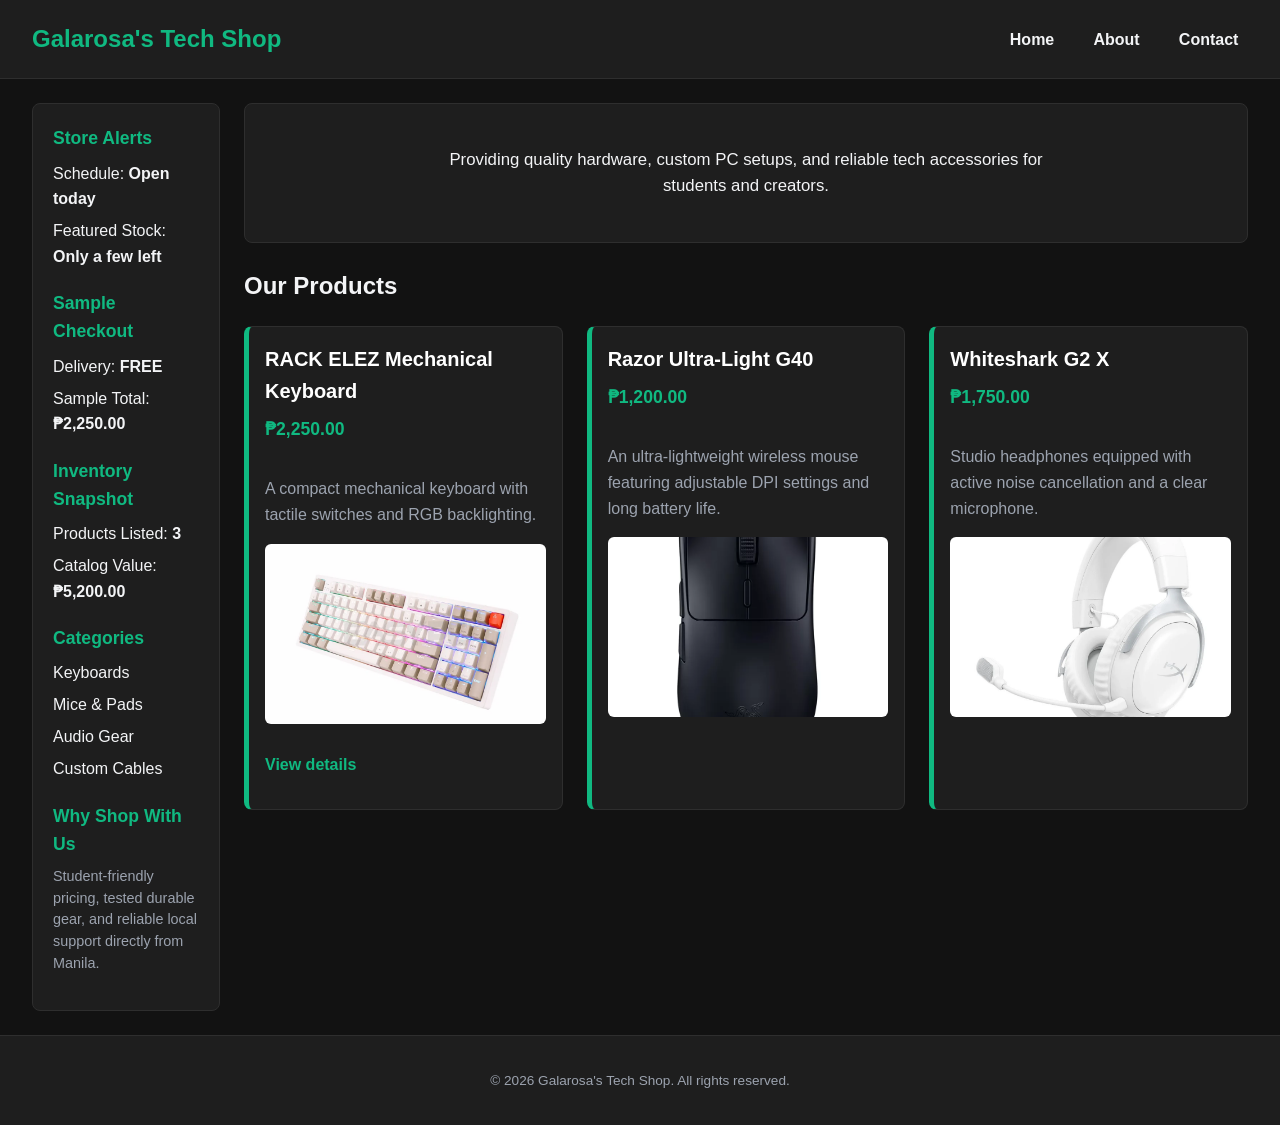
<file: index.html>
<!DOCTYPE html>
<html lang="en">
<head>
  <meta charset="UTF-8">
  <meta name="viewport" content="width=device-width, initial-scale=1.0">
  <title>Home - Galarosa's Tech Shop</title>
  <link rel="stylesheet" href="style.css">
</head>
<body>

  <div class="page">
    <header class="site-header">
      <h1 id="shop-title">Galarosa's Tech Shop</h1>
      <nav>
        <ul>
          <li><a href="index.html">Home</a></li>
          <li><a href="about.html">About</a></li>
          <li><a href="contact.html">Contact</a></li>
        </ul>
      </nav>
    </header>

    <aside class="sidebar">
      <h2>Store Alerts</h2>
      <ul>
        <li>Schedule: <strong id="store-status">Checking...</strong></li>
        <li>Featured Stock: <strong id="stock-status">Checking...</strong></li>
      </ul>

      <h2>Sample Checkout</h2>
      <ul>
        <li>Delivery: <strong id="delivery-fee">₱0.00</strong></li>
        <li>Sample Total: <strong id="final-order-total">₱0.00</strong></li>
      </ul>

      <h2>Inventory Snapshot</h2>
      <ul>
        <li>Products Listed: <strong id="product-count">0</strong></li>
        <li>Catalog Value: <strong id="catalog-total">₱0.00</strong></li>
      </ul>

      <h2>Categories</h2>
      <ul>
        <li><a href="index.html">Keyboards</a></li>
        <li><a href="index.html">Mice &amp; Pads</a></li>
        <li><a href="index.html">Audio Gear</a></li>
        <li><a href="index.html">Custom Cables</a></li>
      </ul>

      <h2>Why Shop With Us</h2>
      <p>Student-friendly pricing, tested durable gear, and reliable local support directly from Manila.</p>
    </aside>

    <main>
      <section class="hero-banner">
        <p>Providing quality hardware, custom PC setups, and reliable tech accessories for students and creators.</p>
      </section>

      <section>
        <h2>Our Products</h2>

        <div class="product-grid">
          <article class="product-card">
            <h3 class="product-title">RACK ELEZ Mechanical Keyboard</h3>
            <p class="price">₱2,250.00</p>
            <p>A compact mechanical keyboard with tactile switches and RGB backlighting.</p>
            <img src="images/keyboard1.jpg" alt="Custom mechanical keyboard with RGB lighting">
            <p><a href="products/mechanical-keyboard.html">View details</a></p> 
          </article>

          <article class="product-card">
            <h3 class="product-title">Razor Ultra-Light G40</h3>
            <p class="price">₱1,200.00</p>
            <p>An ultra-lightweight wireless mouse featuring adjustable DPI settings and long battery life.</p>
            <img src="images/mouse1.jpg" alt="Black ergonomic wireless gaming mouse">
          </article>

          <article class="product-card">
            <h3 class="product-title">Whiteshark G2 X</h3>
            <p class="price">₱1,750.00</p>
            <p>Studio headphones equipped with active noise cancellation and a clear microphone.</p>
            <img src="images/headset1.jpg" alt="White noise-cancelling headset">
          </article>
        </div>
      </section>
    </main>

    <footer>
      <p id="copyright-notice">&copy; Galarosa's Tech Shop. All rights reserved.</p>
    </footer>
  </div>

  <script src="script.js"></script>
</body>
</html>
</file>
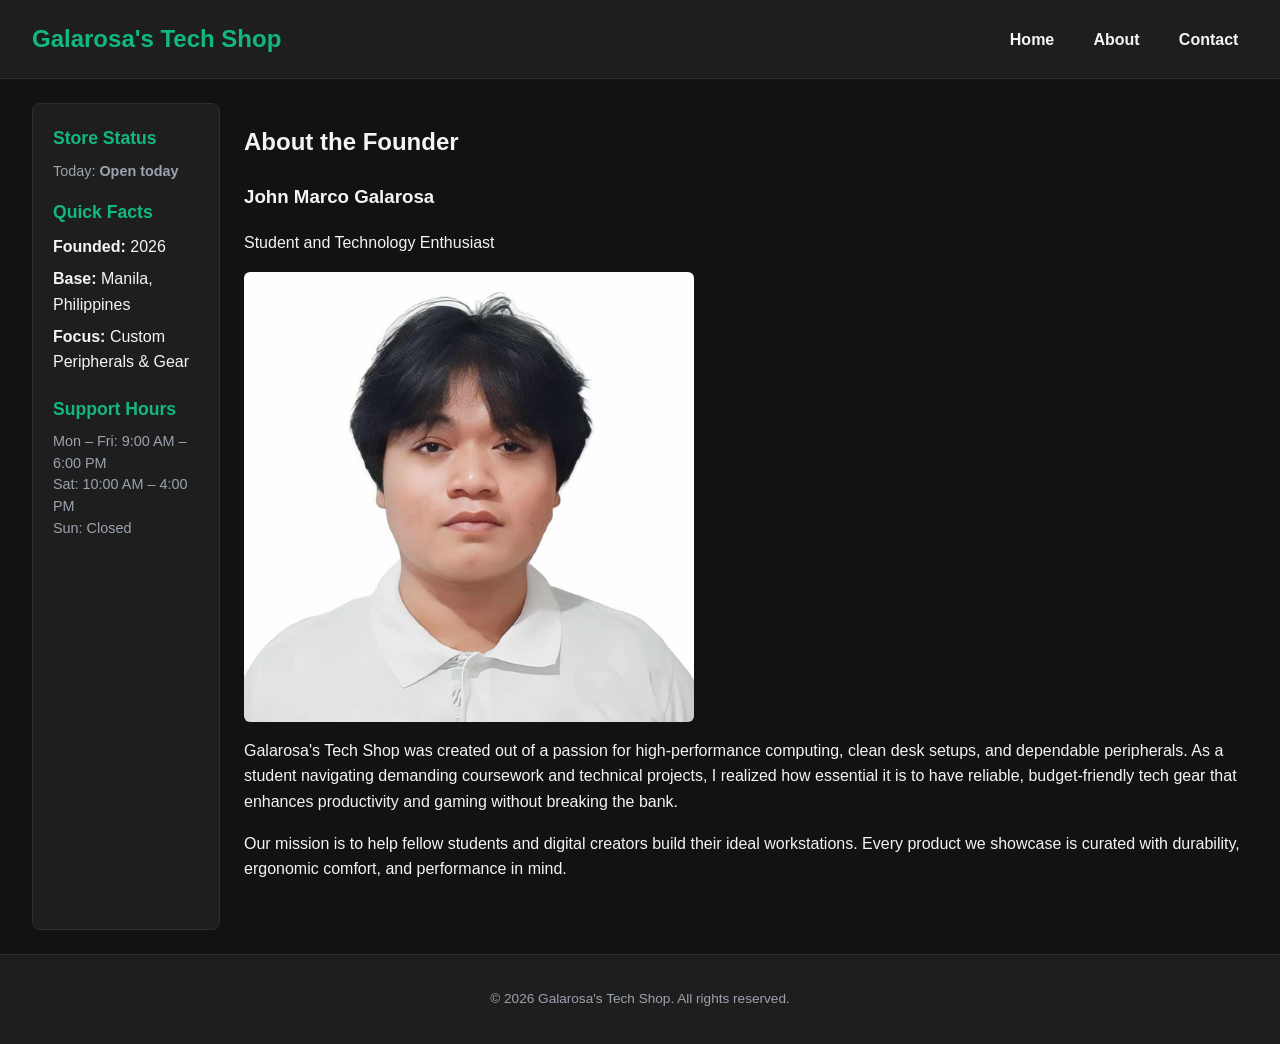
<file: about.html>
<!DOCTYPE html>
<html lang="en">
<head>
  <meta charset="UTF-8">
  <meta name="viewport" content="width=device-width, initial-scale=1.0">
  <title>About - Galarosa's Tech Shop</title>
  <link rel="stylesheet" href="style.css">
</head>
<body>

  <div class="page">
    <header class="site-header">
      <h1 id="shop-title">Galarosa's Tech Shop</h1>
      <nav>
        <ul>
          <li><a href="index.html">Home</a></li>
          <li><a href="about.html">About</a></li>
          <li><a href="contact.html">Contact</a></li>
        </ul>
      </nav>
    </header>

    <aside class="sidebar">
      <h2>Store Status</h2>
      <p>Today: <strong id="store-status">Checking...</strong></p>

      <h2>Quick Facts</h2>
      <ul>
        <li><strong>Founded:</strong> 2026</li>
        <li><strong>Base:</strong> Manila, Philippines</li>
        <li><strong>Focus:</strong> Custom Peripherals &amp; Gear</li>
      </ul>

      <h2>Support Hours</h2>
      <p>Mon – Fri: 9:00 AM – 6:00 PM<br>Sat: 10:00 AM – 4:00 PM<br>Sun: Closed</p>
    </aside>

    <main>
      <section>
        <h2>About the Founder</h2>
        <h3>John Marco Galarosa</h3>
        <p>Student and Technology Enthusiast</p>
        <img src="images/john-marco-galarosa.jpg" alt="Photo of John Marco Galarosa" width="450">
        
        <p>Galarosa's Tech Shop was created out of a passion for high-performance computing, clean desk setups, and dependable peripherals. As a student navigating demanding coursework and technical projects, I realized how essential it is to have reliable, budget-friendly tech gear that enhances productivity and gaming without breaking the bank.</p>
        
        <p>Our mission is to help fellow students and digital creators build their ideal workstations. Every product we showcase is curated with durability, ergonomic comfort, and performance in mind.</p>
      </section>
    </main>

    <footer>
      <p id="copyright-notice">&copy; Galarosa's Tech Shop. All rights reserved.</p>
    </footer>
  </div>

  <script src="script.js"></script>
</body>
</html>
</file>
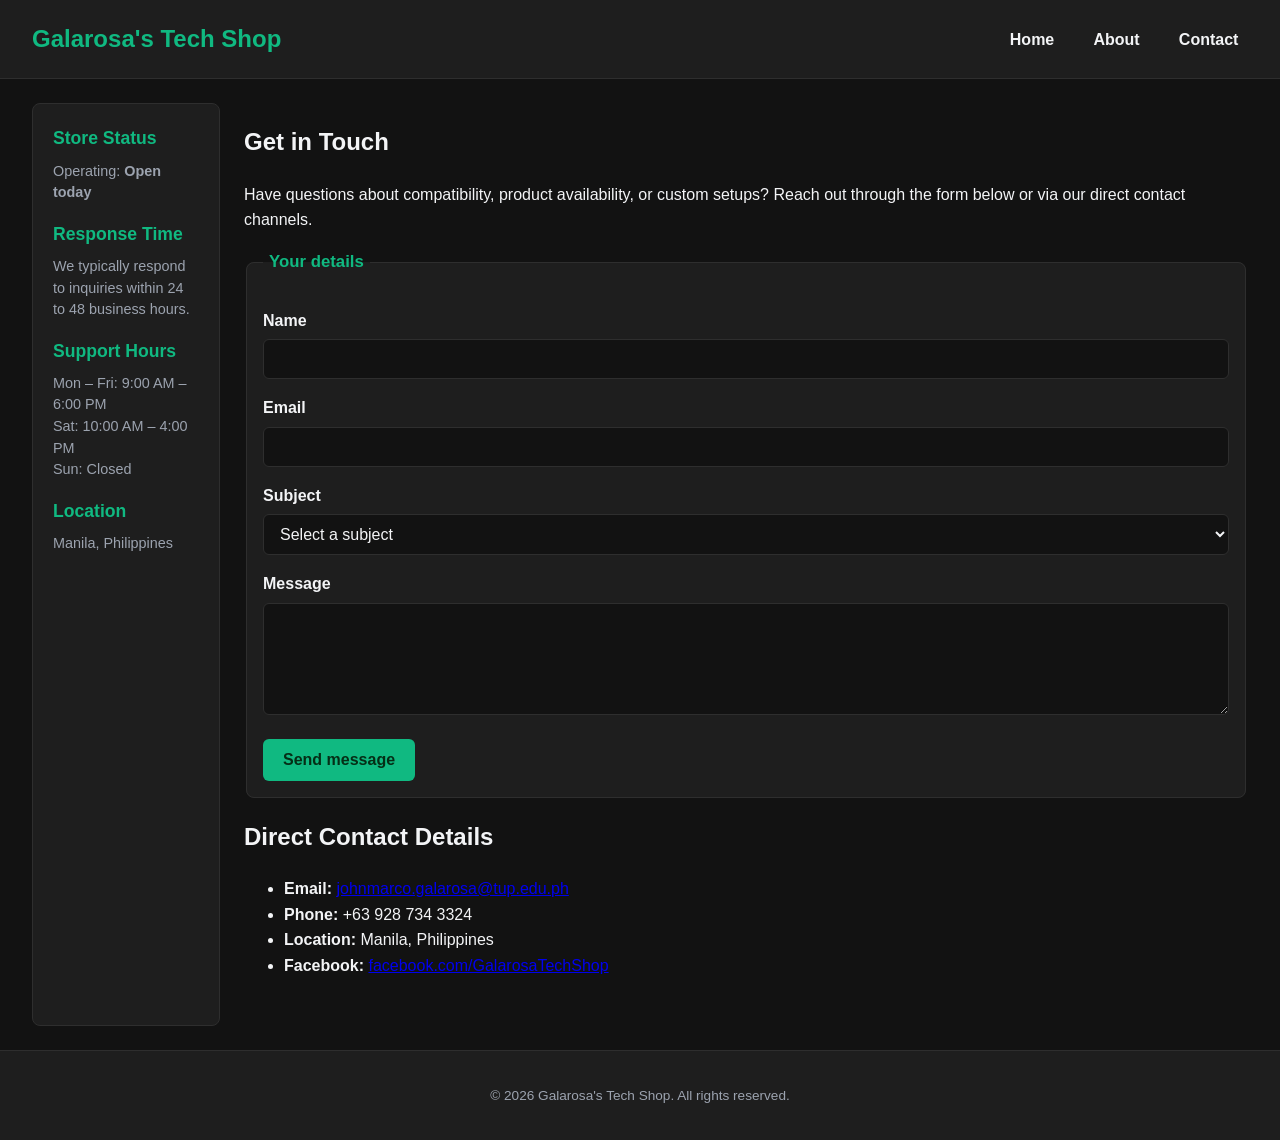
<file: contact.html>
<!DOCTYPE html>
<html lang="en">
<head>
  <meta charset="UTF-8">
  <meta name="viewport" content="width=device-width, initial-scale=1.0">
  <title>Contact - Galarosa's Tech Shop</title>
  <link rel="stylesheet" href="style.css">
</head>
<body>

  <div class="page">
    <header class="site-header"> 
      <h1 id="shop-title">Galarosa's Tech Shop</h1>
      <nav>
        <ul>
          <li><a href="index.html">Home</a></li>
          <li><a href="about.html">About</a></li>
          <li><a href="contact.html">Contact</a></li>
        </ul>
      </nav>
    </header>

    <aside class="sidebar">
      <h2>Store Status</h2>
      <p>Operating: <strong id="store-status">Checking...</strong></p>

      <h2>Response Time</h2>
      <p>We typically respond to inquiries within 24 to 48 business hours.</p>

      <h2>Support Hours</h2>
      <p>Mon – Fri: 9:00 AM – 6:00 PM<br>Sat: 10:00 AM – 4:00 PM<br>Sun: Closed</p>

      <h2>Location</h2>
      <p>Manila, Philippines</p>
    </aside>

    <main>
      <section>
        <h2>Get in Touch</h2>
        <p>Have questions about compatibility, product availability, or custom setups? Reach out through the form below or via our direct contact channels.</p>

        <form action="#" method="post">
          <fieldset>
            <legend>Your details</legend>

            <p>
              <label for="name">Name</label><br>
              <input type="text" id="name" name="name" required>
            </p>

            <p>
              <label for="email">Email</label><br>
              <input type="email" id="email" name="email" required>
            </p>

            <p>
              <label for="subject">Subject</label><br>
              <select id="subject" name="subject" required>
                <option value="" disabled selected>Select a subject</option>
                <option value="product-inquiry">Product Question</option>
                <option value="order-status">Order Status</option>
                <option value="custom-build">Custom Setup Inquiry</option>
                <option value="other">Something Else</option>
              </select>
            </p>

            <p>
              <label for="message">Message</label><br>
              <textarea id="message" name="message" rows="5" cols="40" required></textarea>
            </p>

            <button type="submit">Send message</button>
          </fieldset>
        </form>
      </section>

      <section>
        <h2>Direct Contact Details</h2>
        <ul>
          <li><strong>Email:</strong> <a href="mailto:johnmarco.galarosa@tup.edu.ph">johnmarco.galarosa@tup.edu.ph</a></li>
          <li><strong>Phone:</strong> +63 928 734 3324</li>
          <li><strong>Location:</strong> Manila, Philippines</li>
          <li><strong>Facebook:</strong> <a href="https://www.facebook.com/GalarosaTechShop">facebook.com/GalarosaTechShop</a></li>
        </ul>
      </section>
    </main>

    <footer>
      <p id="copyright-notice">&copy; Galarosa's Tech Shop. All rights reserved.</p>
    </footer>
  </div>

  <script src="script.js"></script>
</body>
</html>
</file>
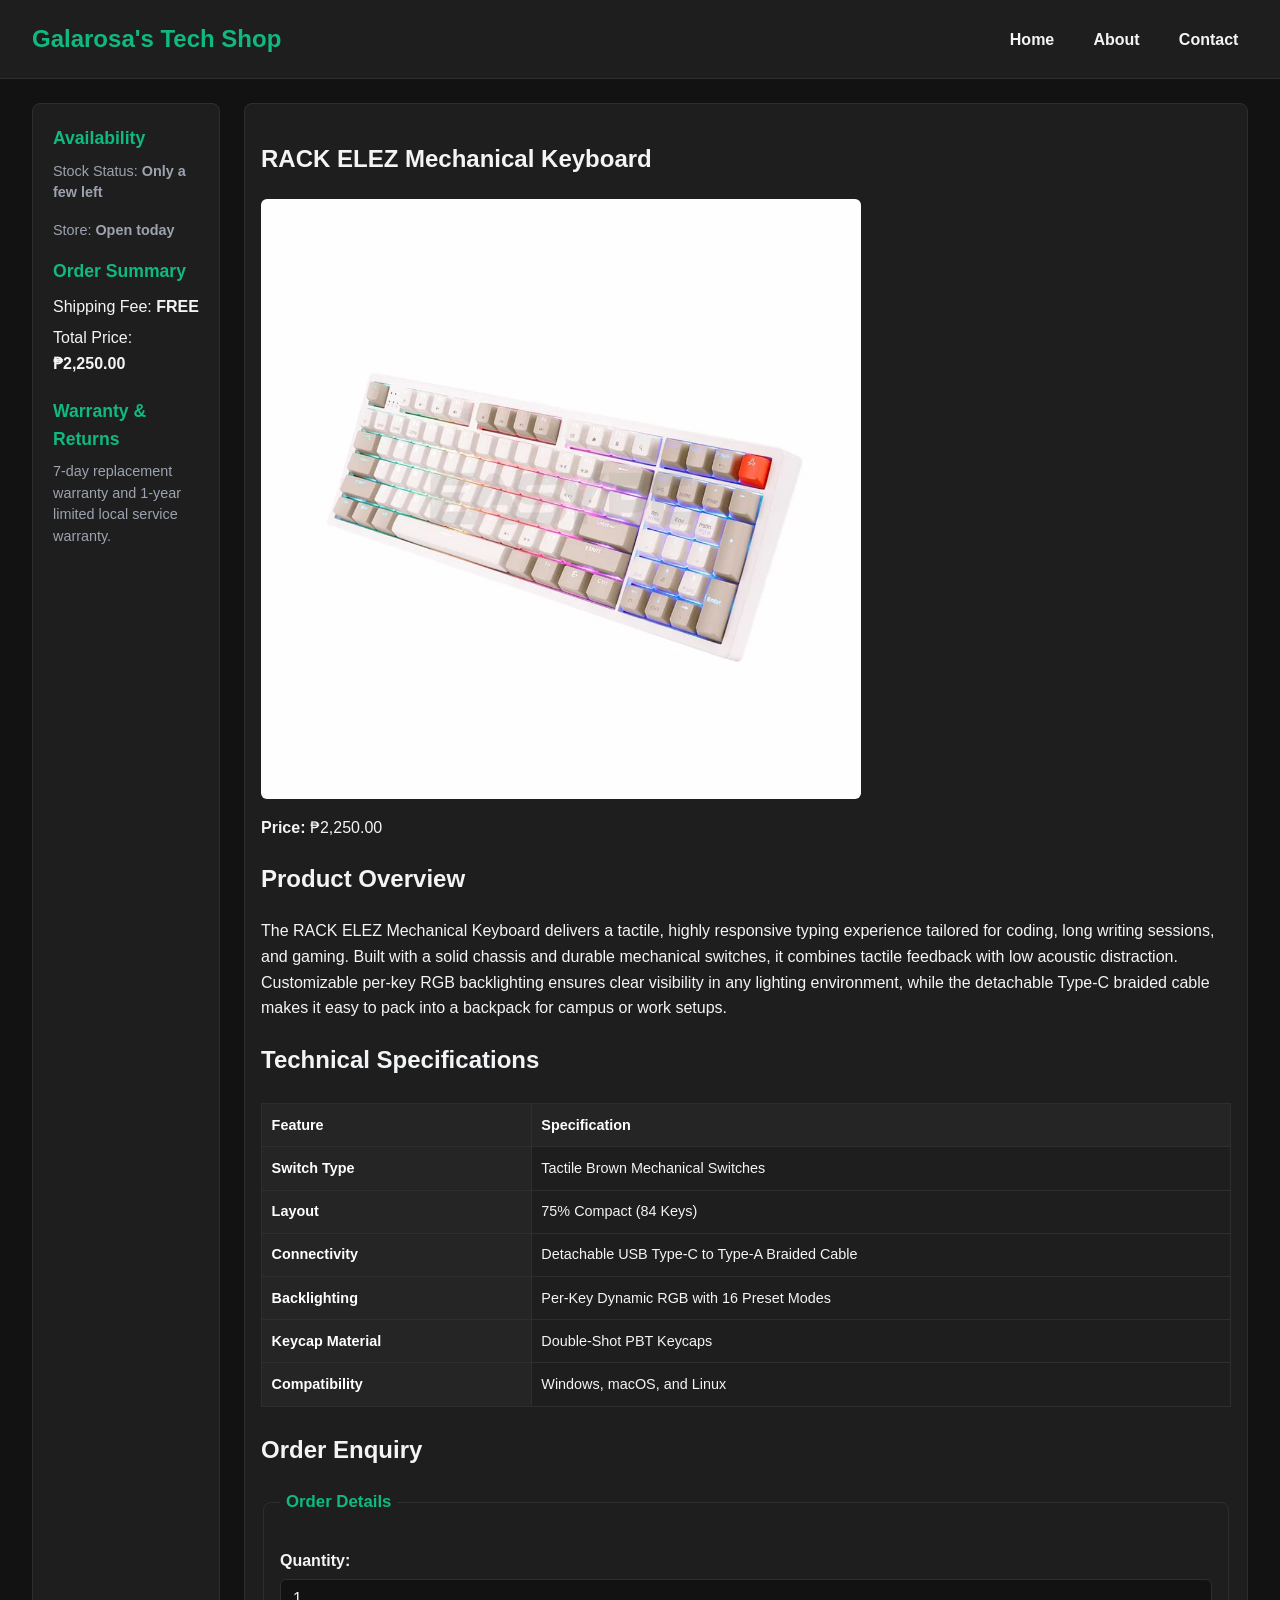
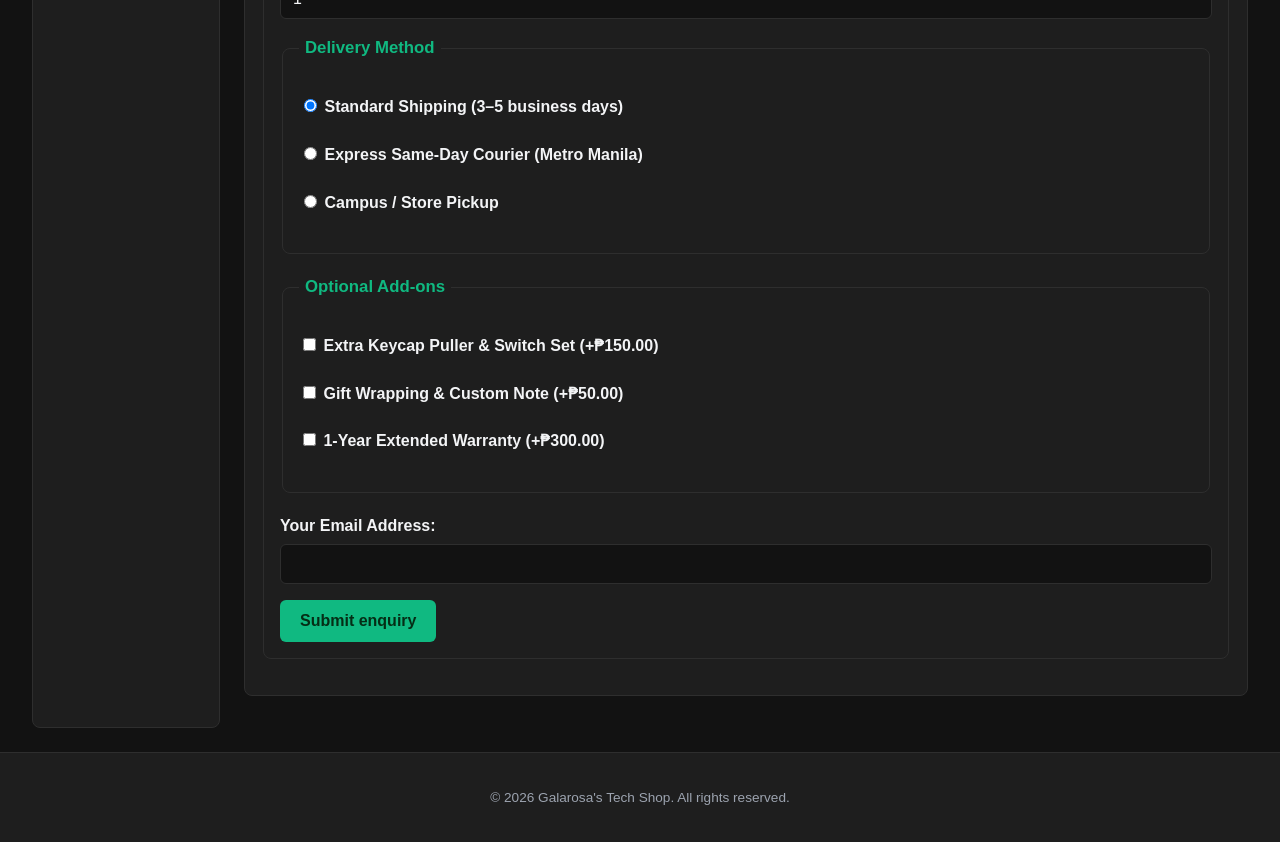
<file: products/mechanical-keyboard.html>
<!DOCTYPE html>
<html lang="en">
<head>
  <meta charset="UTF-8">
  <meta name="viewport" content="width=device-width, initial-scale=1.0">
  <title>RACK ELEZ Mechanical Keyboard - Galarosa's Tech Shop</title>
  <link rel="stylesheet" href="../style.css">
</head>
<body>

  <div class="page">
    <header class="site-header">
      <h1 id="shop-title">Galarosa's Tech Shop</h1>
      <nav>
        <ul>
          <li><a href="../index.html">Home</a></li>
          <li><a href="../about.html">About</a></li>
          <li><a href="../contact.html">Contact</a></li>
        </ul>
      </nav>
    </header>

    <aside class="sidebar">
      <h2>Availability</h2>
      <p>Stock Status: <strong id="stock-status">Checking...</strong></p>
      <p>Store: <strong id="store-status">Checking...</strong></p>

      <h2>Order Summary</h2>
      <ul>
        <li>Shipping Fee: <strong id="delivery-fee">₱0.00</strong></li>
        <li>Total Price: <strong id="final-order-total">₱0.00</strong></li>
      </ul>

      <h2>Warranty &amp; Returns</h2>
      <p>7-day replacement warranty and 1-year limited local service warranty.</p>
    </aside>

    <main>
      <article>
        <h1>RACK ELEZ Mechanical Keyboard</h1>

        <img src="../images/keyboard1.jpg" alt="Custom mechanical keyboard with RGB lighting" width="600">

        <p><strong>Price:</strong> ₱2,250.00</p>

        <section>
          <h2>Product Overview</h2>
          <p>The RACK ELEZ Mechanical Keyboard delivers a tactile, highly responsive typing experience tailored for coding, long writing sessions, and gaming. Built with a solid chassis and durable mechanical switches, it combines tactile feedback with low acoustic distraction. Customizable per-key RGB backlighting ensures clear visibility in any lighting environment, while the detachable Type-C braided cable makes it easy to pack into a backpack for campus or work setups.</p>
        </section>

        <section>
          <h2>Technical Specifications</h2>
          <table border="1">
            <thead>
              <tr>
                <th scope="col">Feature</th>
                <th scope="col">Specification</th>
              </tr>
            </thead>
            <tbody>
              <tr>
                <th scope="row">Switch Type</th>
                <td>Tactile Brown Mechanical Switches</td>
              </tr>
              <tr>
                <th scope="row">Layout</th>
                <td>75% Compact (84 Keys)</td>
              </tr>
              <tr>
                <th scope="row">Connectivity</th>
                <td>Detachable USB Type-C to Type-A Braided Cable</td>
              </tr>
              <tr>
                <th scope="row">Backlighting</th>
                <td>Per-Key Dynamic RGB with 16 Preset Modes</td>
              </tr>
              <tr>
                <th scope="row">Keycap Material</th>
                <td>Double-Shot PBT Keycaps</td>
              </tr>
              <tr>
                <th scope="row">Compatibility</th>
                <td>Windows, macOS, and Linux</td>
              </tr>
            </tbody>
          </table>
        </section>

        <section>
          <h2>Order Enquiry</h2>
          <form action="#" method="post">
            <fieldset>
              <legend>Order Details</legend>

              <p>
                <label for="quantity">Quantity:</label><br>
                <input type="number" id="quantity" name="quantity" min="1" max="20" value="1" required>
              </p>

              <fieldset>
                <legend>Delivery Method</legend>
                <p>
                  <input type="radio" id="delivery-standard" name="delivery" value="standard" checked>
                  <label for="delivery-standard">Standard Shipping (3–5 business days)</label>
                </p>
                <p>
                  <input type="radio" id="delivery-express" name="delivery" value="express">
                  <label for="delivery-express">Express Same-Day Courier (Metro Manila)</label>
                </p>
                <p>
                  <input type="radio" id="delivery-pickup" name="delivery" value="pickup">
                  <label for="delivery-pickup">Campus / Store Pickup</label>
                </p>
              </fieldset>

              <fieldset>
                <legend>Optional Add-ons</legend>
                <p>
                  <input type="checkbox" id="extra-keycaps" name="extras" value="custom-keycaps">
                  <label for="extra-keycaps">Extra Keycap Puller &amp; Switch Set (+₱150.00)</label>
                </p>
                <p>
                  <input type="checkbox" id="extra-wrap" name="extras" value="gift-wrapping">
                  <label for="extra-wrap">Gift Wrapping &amp; Custom Note (+₱50.00)</label>
                </p>
                <p>
                  <input type="checkbox" id="extra-warranty" name="extras" value="extended-warranty">
                  <label for="extra-warranty">1-Year Extended Warranty (+₱300.00)</label>
                </p>
              </fieldset>

              <p>
                <label for="buyer-email">Your Email Address:</label><br>
                <input type="email" id="buyer-email" name="email" required>
              </p>

              <button type="submit">Submit enquiry</button>
            </fieldset>
          </form>
        </section>
      </article>
    </main>

    <footer>
      <p id="copyright-notice">&copy; Galarosa's Tech Shop. All rights reserved.</p>
    </footer>
  </div>

  <script src="../script.js"></script>
</body>
</html>
</file>
<file: style.css>
/* ==========================================================================
   1. VARIABLES (Obsidian Emerald Theme)
   ========================================================================== */
:root {
  --brand: #10b981;             /* Emerald accent */
  --brand-hover: #059669;       /* Deep emerald for hover */
  --dark-ink: #f3f4f6;          /* Crisp readable silver-white text */
  --muted-grey: #9ca3af;        /* Slate secondary text */
  --light-bg: #121212;          /* Main page background */
  --surface-card: #1e1e1e;      /* Card & header surface */
  --border-color: #2e2e2e;      /* Border divider color */
  --white: #ffffff;
}

/* ==========================================================================
   2. BASE RESETS & PREVENT OVERFLOW
   ========================================================================== */
*,
*::before,
*::after {
  box-sizing: border-box;
}

body {
  margin: 0;
  padding: 0;
  font-family: -apple-system, BlinkMacSystemFont, "Segoe UI", Roboto, Helvetica, Arial, sans-serif;
  line-height: 1.6;
  color: var(--dark-ink);
  background-color: var(--light-bg);
  overflow-x: hidden;           /* Prevent accidental horizontal scrolling */
}

img {
  max-width: 100%;
  height: auto;
  display: block;
  border-radius: 6px;
}

/* ==========================================================================
   3. MOBILE-FIRST PAGE SKELETON (Default: 1 Column)
   ========================================================================== */
.page {
  display: grid;
  grid-template-columns: 100%;
  grid-template-areas:
    "masthead"
    "main"
    "side"                      /* Sidebar ordered under main content on mobile */
    "foot";
  gap: 16px;
  min-height: 100vh;
}

header.site-header { 
  grid-area: masthead; 
}

main { 
  grid-area: main; 
  padding: 0 1rem;
  min-width: 0;                 /* Prevents grid blowout from child elements */
}

aside.sidebar { 
  grid-area: side; 
  margin: 0 1rem;
}

footer { 
  grid-area: foot; 
}

/* Header & Nav: Mobile Stacking */
.site-header {
  display: flex;
  flex-direction: column;       /* Stack shop name over navigation on mobile */
  align-items: center;
  gap: 12px;
  background-color: var(--surface-card);
  padding: 1rem;
  border-bottom: 1px solid var(--border-color);
  text-align: center;
}

.site-header h1 {
  margin: 0;
  font-size: 1.35rem;
  color: var(--brand);
}

.site-header nav ul {
  display: flex;
  flex-wrap: wrap;
  justify-content: center;
  gap: 12px;
  list-style: none;
  padding: 0;
  margin: 0;
}

.site-header nav a {
  text-decoration: none;
  color: var(--dark-ink);
  font-weight: 600;
  padding: 0.35rem 0.6rem;
  transition: color 0.2s ease;
}

.site-header nav a:hover,
.site-header nav a:focus {
  color: var(--brand);
}

/* Centered Banner (Lesson 6.4: Centered Horizontally & Vertically) */
.hero-banner {
  display: flex;
  justify-content: center;
  align-items: center;
  text-align: center;
  min-height: 140px;
  background-color: var(--surface-card);
  border: 1px solid var(--border-color);
  border-radius: 8px;
  margin-bottom: 1.5rem;
  padding: 1.25rem;
}

.hero-banner p {
  margin: 0;
  font-size: 1.05rem;
  font-weight: 500;
  color: var(--dark-ink);
  max-width: 600px;
}

/* Sidebar Component */
.sidebar {
  background-color: var(--surface-card);
  border: 1px solid var(--border-color);
  border-radius: 8px;
  padding: 16px;
}

.sidebar h2 {
  font-size: 1.1rem;
  color: var(--brand);
  margin-top: 0;
  margin-bottom: 0.5rem;
}

.sidebar ul {
  list-style: none;
  padding: 0;
  margin: 0 0 1.25rem 0;
}

.sidebar li {
  margin-bottom: 0.4rem;
}

.sidebar a {
  color: var(--dark-ink);
  text-decoration: none;
  transition: color 0.2s ease;
}

.sidebar a:hover {
  color: var(--brand);
}

.sidebar p {
  color: var(--muted-grey);
  font-size: 0.9rem;
  line-height: 1.5;
  margin: 0 0 1rem 0;
}

footer {
  background-color: var(--surface-card);
  border-top: 1px solid var(--border-color);
  text-align: center;
  padding: 1.25rem;
  color: var(--muted-grey);
  font-size: 0.85rem;
}

/* ==========================================================================
   4. PRODUCT GRID & CARDS
   ========================================================================== */
.product-grid {
  display: flex;
  flex-wrap: wrap;
  gap: 16px;
}

.product-card {
  flex: 1 1 240px;              /* Auto wraps onto single column on mobile */
  background-color: var(--surface-card);
  border-radius: 8px;
  padding: 16px;
  border: 1px solid var(--border-color);
  border-left: 5px solid var(--brand);
  display: flex;
  flex-direction: column;
  min-width: 0;
}

.product-card .product-title {
  margin-top: 0;
  margin-bottom: 0.5rem;
  font-size: 1.25rem;
  color: var(--white);
}

.product-card .price {
  font-size: 1.1rem;
  font-weight: 700;
  color: var(--brand);
  margin-top: 0;
}

.product-card p {
  color: var(--muted-grey);
}

.product-card img {
  width: 100%;
  height: 180px;
  object-fit: cover;
  margin-bottom: 0.75rem;
}

.product-card a {
  display: inline-block;
  margin-top: auto;
  color: var(--brand);
  font-weight: 600;
  text-decoration: none;
}

.product-card a:hover {
  text-decoration: underline;
}

/* Detail page article */
article {
  background-color: var(--surface-card);
  border-radius: 8px;
  padding: 16px;
  border: 1px solid var(--border-color);
  min-width: 0;
}

/* Table container to prevent mobile page stretching */
table {
  width: 100%;
  border-collapse: collapse;
  background-color: var(--surface-card);
  margin: 1.5rem 0;
  font-size: 0.9rem;
}

th, td {
  padding: 0.6rem;
  border: 1px solid var(--border-color);
  text-align: left;
}

th {
  background-color: #252525;
  color: var(--white);
}

/* ==========================================================================
   5. FORM STYLING & ACCESSIBILITY
   ========================================================================== */
fieldset {
  background-color: var(--surface-card);
  border: 1px solid var(--border-color);
  border-radius: 8px;
  padding: 16px;
  margin-bottom: 20px;
}

legend {
  font-weight: 700;
  padding: 0 6px;
  font-size: 1.05rem;
  color: var(--brand);
}

label {
  display: inline-block;
  margin-bottom: 6px;
  font-weight: 600;
  color: var(--dark-ink);
}

input[type="text"],
input[type="email"],
input[type="number"],
select,
textarea {
  width: 100%;
  padding: 10px 12px;
  background-color: var(--light-bg);
  border: 1px solid var(--border-color);
  border-radius: 6px;
  color: var(--dark-ink);
  font-family: inherit;
  font-size: 1rem;
}

input:focus,
select:focus,
textarea:focus,
button:focus {
  outline: 3px solid var(--brand);
  outline-offset: 2px;
}

button[type="submit"] {
  background-color: var(--brand);
  color: #052e16;
  border: none;
  border-radius: 6px;
  padding: 12px 20px;
  font-size: 1rem;
  font-weight: 700;
  cursor: pointer;
  width: 100%;                  /* Full width button on phone */
  transition: background-color 0.2s ease;
}

button[type="submit"]:hover {
  background-color: var(--brand-hover);
  color: var(--white);
}

/* ==========================================================================
   6. RESPONSIVE ENHANCEMENTS (Tablet & Desktop: min-width: 700px)
   ========================================================================== */
@media (min-width: 700px) {
  .page {
    grid-template-columns: 220px 1fr;
    grid-template-areas:
      "masthead masthead"
      "side     main"
      "foot     foot";
    gap: 24px;
  }

  .site-header {
    flex-direction: row;        /* Restores horizontal shop name and nav */
    justify-content: space-between;
    padding: 1.25rem 2rem;
  }

  .site-header h1 {
    font-size: 1.5rem;
  }

  .site-header nav ul {
    gap: 20px;
  }

  aside.sidebar {
    margin-left: 2rem;
    margin-right: 0;
    padding: 20px;
  }

  main {
    padding: 0 2rem 2rem 0;
  }

  .product-grid {
    gap: 24px;
  }

  button[type="submit"] {
    width: auto;                /* Natural button width on larger screens */
  }
}
</file>
